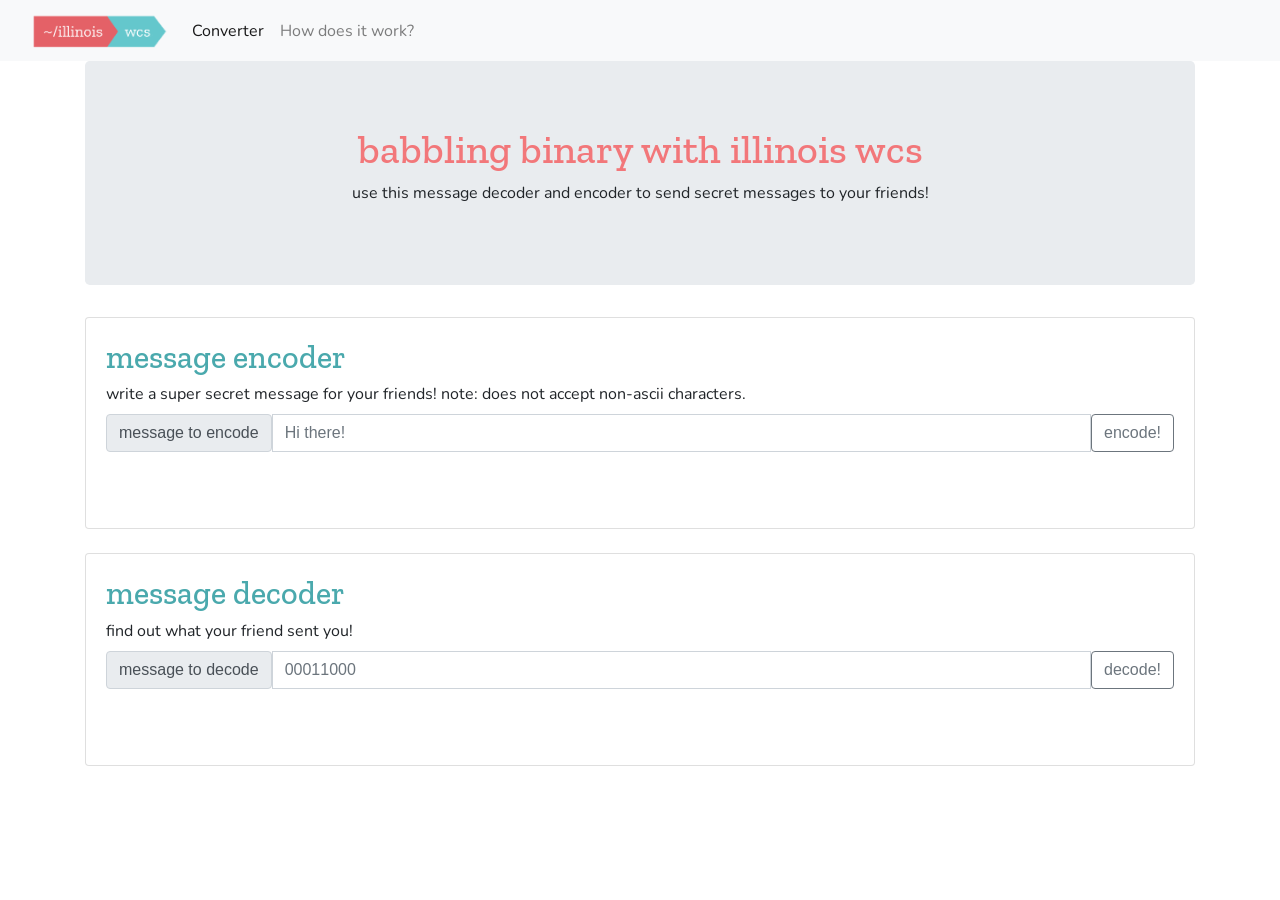
<file: index.html>
<!doctype html>
<html lang="en">

<head>
    <title>Babbling Binary with Illinois WCS</title>
    <meta name="description" content="Code secret messages using binary with WCS! Part of the WCS Outreach workshop at Sail 2021." />

    <link rel="stylesheet" href="https://stackpath.bootstrapcdn.com/bootstrap/4.5.2/css/bootstrap.min.css"
        integrity="sha384-JcKb8q3iqJ61gNV9KGb8thSsNjpSL0n8PARn9HuZOnIxN0hoP+VmmDGMN5t9UJ0Z" crossorigin="anonymous">
    <link href="https://fonts.googleapis.com/css2?family=Zilla+Slab&display=swap" rel="stylesheet">
    <link href="https://fonts.googleapis.com/css2?family=Nunito&display=swap" rel="stylesheet">
    <link rel="stylesheet" href="styles.css">
    <link rel='icon' href='assets/favicon.ico' type='image/x-icon'/>
</head>

<body>
    <nav class="navbar navbar-expand-lg navbar-light bg-light">
        <div class="container-fluid">
            <a class="navbar-brand" href="http://www.illinoiswcs.org"><img alt="Illinois WCS MBTI Board"
                    src="assets/logo.png" height=35></a>
            <button class="navbar-toggler" type="button" data-bs-toggle="collapse"
                data-bs-target="#navbarSupportedContent" aria-controls="navbarSupportedContent" aria-expanded="false"
                aria-label="Toggle navigation">
                <span class="navbar-toggler-icon"></span>
            </button>
            <div class="collapse navbar-collapse" id="navbarSupportedContent">
                <ul class="navbar-nav me-auto mb-2 mb-lg-0">
                    <li class="nav-item">
                        <a class="nav-link active" aria-current="page" href="#">Converter</a>
                    </li>
                    <li class="nav-item">
                        <a class="nav-link" href="background.html">How does it work?</a>
                    </li>
            </div>
        </div>
    </nav>

    <div class="container">
        <main role="main">
            <section class="jumbotron text-center">
                <div class="container">
                    <h1>babbling binary with illinois wcs</h1>
                    <p>use this message decoder and encoder to send secret messages to your friends!</p>
                </div>
            </section>
            <div class="card">
                <div class="card-body">
                    <h2 class="card-title">message encoder</h2>
                    <p class="card-subtitle mb-2">write a super secret message for your friends! note: does not accept non-ascii characters.</p>
                    <div class="input-group mb-3">
                        <span class="input-group-text" id="basic-addon1">message to encode</span>
                        <input type="text" class="form-control" placeholder="Hi there!" aria-label="encode"
                            aria-describedby="basic-addon1" id="encode-input">
                        <button class="btn btn-outline-secondary" type="button" id="encode-button">encode!</button>
                    </div>
                    <p class="text-break"><output id="encode-output"></output></p>
                </div>
            </div>
            <br>
            <div class="card">
                <div class="card-body">
                    <h2 class="card-title">message decoder</h2>
                    <p class="card-subtitle mb-2">find out what your friend sent you!</p>
                    <div class="input-group mb-3">
                        <span class="input-group-text" id="basic-addon1">message to decode</span>
                        <input type="text" class="form-control" placeholder="00011000" aria-label="decode"
                            aria-describedby="basic-addon1" id="decode-input">
                        <button class="btn btn-outline-secondary" type="button" id="decode-button">decode!</button>
                    </div>
                    <p class="text-break"><output id="decode-output"></output></p>
                </div>
            </div>
        </main>
    </div>
    <br>
    <script src="index.js"></script>
</body>
</file>
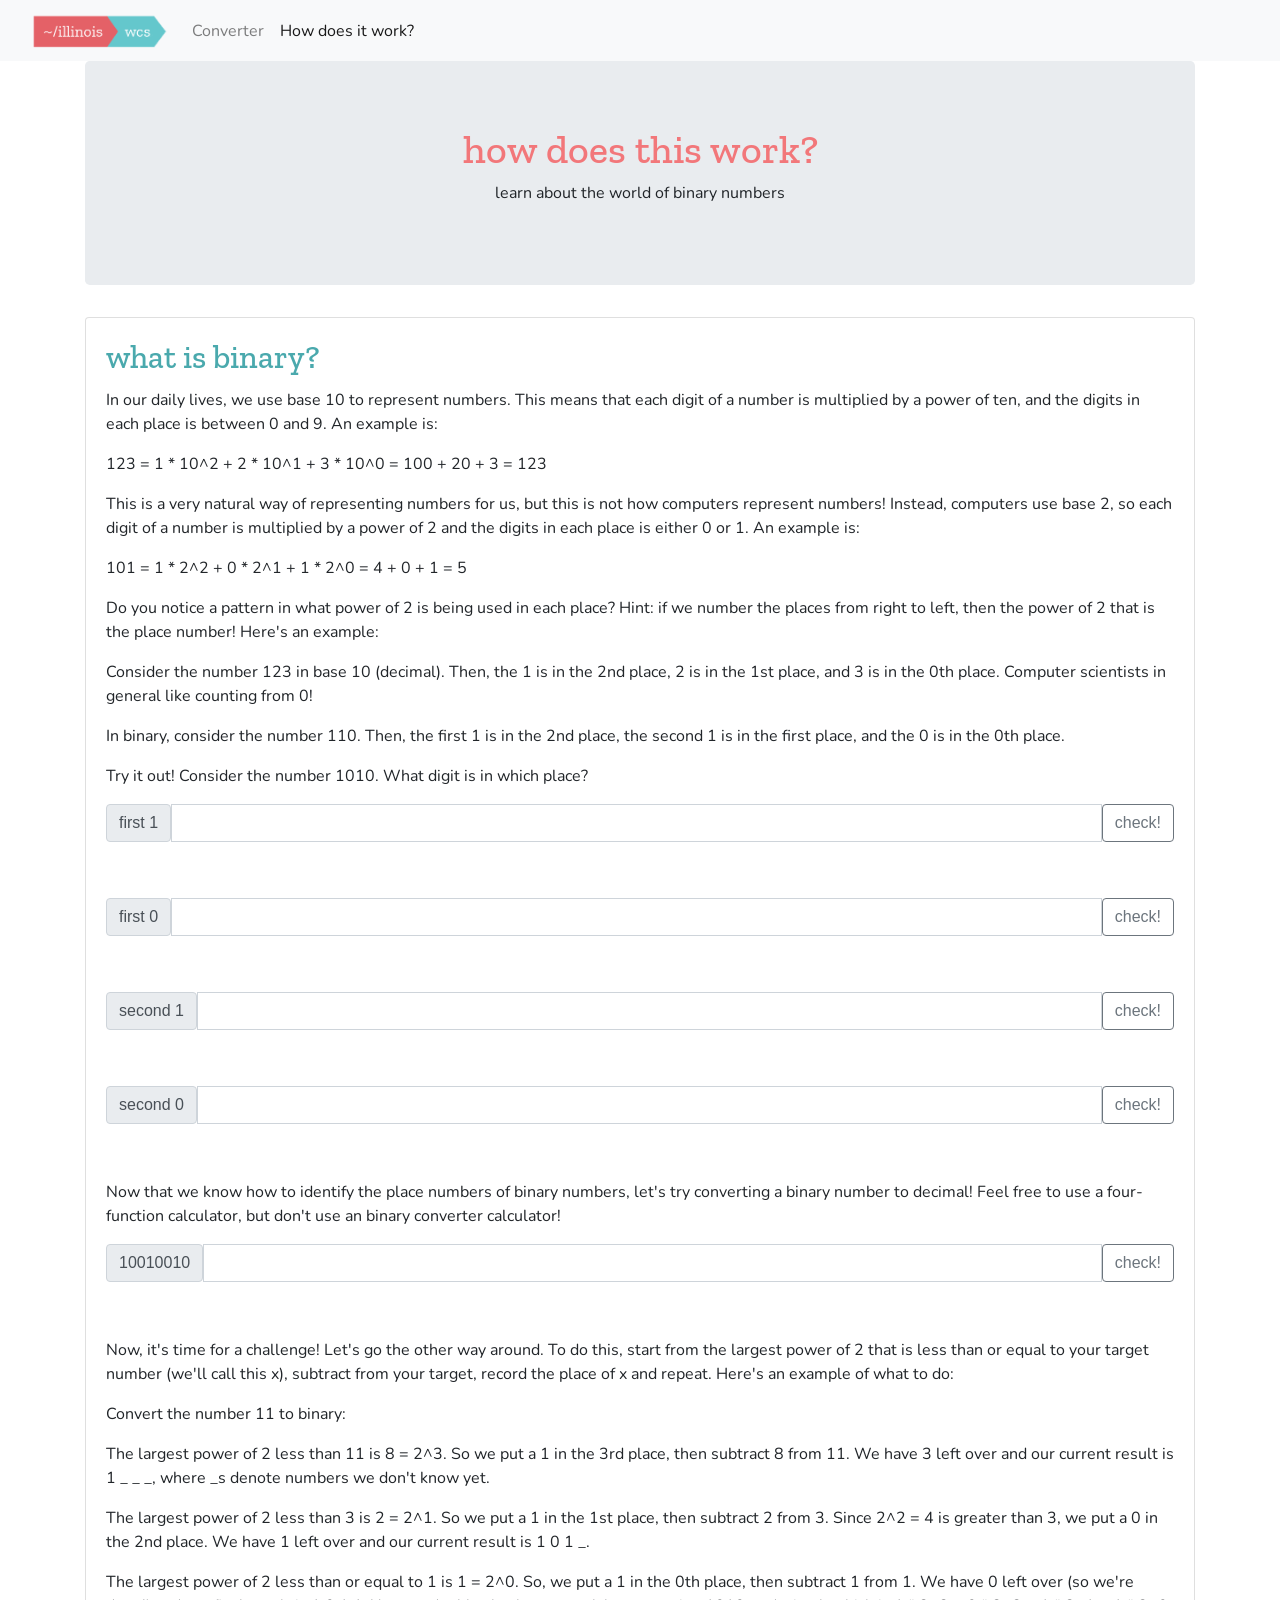
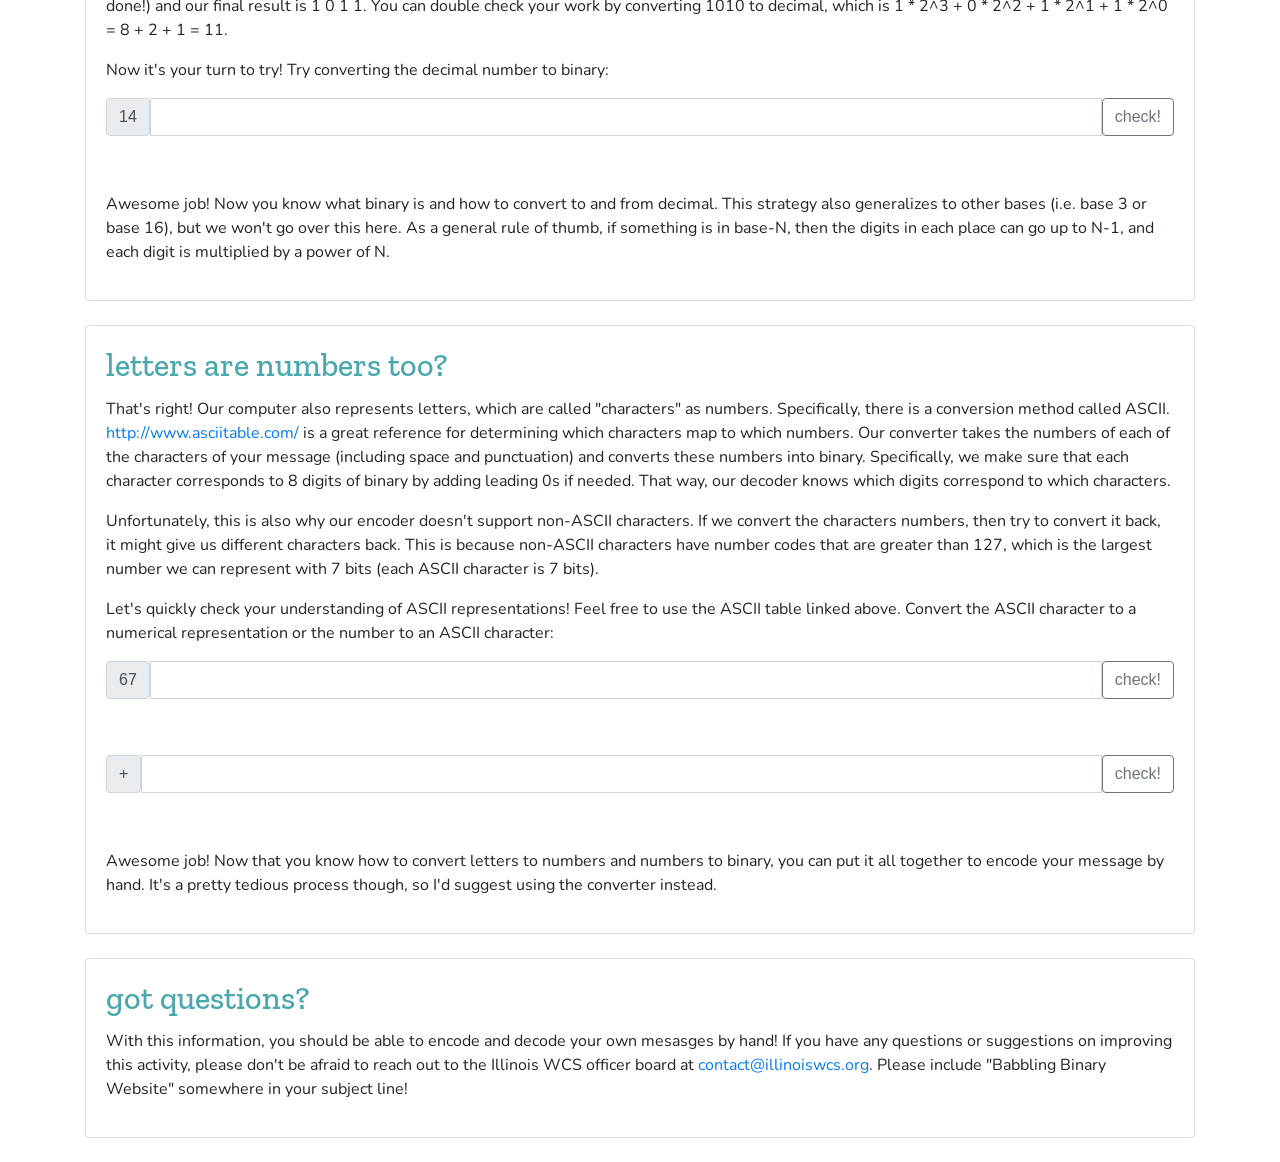
<file: background.html>
<!doctype html>
<html lang="en">

<head>
    <title>Babbling Binary with Illinois WCS</title>
    <meta name="description" content="Learn how binary works with WCS! Part of the WCS Outreach workshop at Sail 2021." />

    <link rel="stylesheet" href="https://stackpath.bootstrapcdn.com/bootstrap/4.5.2/css/bootstrap.min.css"
        integrity="sha384-JcKb8q3iqJ61gNV9KGb8thSsNjpSL0n8PARn9HuZOnIxN0hoP+VmmDGMN5t9UJ0Z" crossorigin="anonymous">
    <link href="https://fonts.googleapis.com/css2?family=Zilla+Slab&display=swap" rel="stylesheet">
    <link href="https://fonts.googleapis.com/css2?family=Nunito&display=swap" rel="stylesheet">
    <link rel="stylesheet" href="styles.css">
    <link rel='icon' href='assets/favicon.ico' type='image/x-icon' />
</head>

<body>
    <nav class="navbar navbar-expand-lg navbar-light bg-light">
        <div class="container-fluid">
            <a class="navbar-brand" href="http://www.illinoiswcs.org"><img alt="Illinois WCS MBTI Board"
                    src="assets/logo.png" height=35></a>
            <button class="navbar-toggler" type="button" data-bs-toggle="collapse"
                data-bs-target="#navbarSupportedContent" aria-controls="navbarSupportedContent" aria-expanded="false"
                aria-label="Toggle navigation">
                <span class="navbar-toggler-icon"></span>
            </button>
            <div class="collapse navbar-collapse" id="navbarSupportedContent">
                <ul class="navbar-nav me-auto mb-2 mb-lg-0">
                    <li class="nav-item">
                        <a class="nav-link" aria-current="page" href="index.html">Converter</a>
                    </li>
                    <li class="nav-item">
                        <a class="nav-link active" href="#">How does it work?</a>
                    </li>
            </div>
        </div>
    </nav>

    <div class="container">
        <main role="main">
            <section class="jumbotron text-center">
                <div class="container">
                    <h1>how does this work?</h1>
                    <p>learn about the world of binary numbers</p>
                </div>
            </section>
            <div class="card">
                <div class="card-body">
                    <h2 class="card-title">what is binary?</h2>
                    <p>
                        In our daily lives, we use base 10 to represent numbers. This means that each digit of a number is 
                        multiplied by a power of ten, and the digits in each place is between 0 and 9. An example is:
                    </p>
                    <p>
                        123 = 1 * 10^2 + 2 * 10^1 + 3 * 10^0 = 100 + 20 + 3 = 123
                    </p>
                    <p>
                        This is a very natural way of representing numbers for us, but this is not how computers represent 
                        numbers! Instead, computers use base 2, so each digit of a number is multiplied by a power of 2 
                        and the digits in each place is either 0 or 1. 
                        An example is:
                    </p>
                    <p>
                        101 = 1 * 2^2 + 0 * 2^1 + 1 * 2^0 = 4 + 0 + 1 = 5
                    </p>
                    <p>
                        Do you notice a pattern in what power of 2 is being used in each place? Hint: if we number the places 
                        from right to left, then the power of 2 that is the place number! Here's an example: 
                    </p>
                    <p>
                        Consider the number 123 in base 10 (decimal). Then, the 1 is in the 2nd place, 2 is in the 1st place, 
                        and 3 is in the 0th place. Computer scientists in general like counting from 0!
                    </p>
                    <p>
                        In binary, consider the number 110. Then, the first 1 is in the 2nd place, the second 1 is in the 
                        first place, and the 0 is in the 0th place. 
                    </p>
                    <p>
                        Try it out! Consider the number 1010. What digit is in which place? 
                    </p>
                    <div class="input-group mb-3">
                        <span class="input-group-text" id="basic-addon1">first 1</span>
                        <input type="text" class="form-control" placeholder="" aria-label="first_digit"
                            aria-describedby="basic-addon1" id="first-input">
                        <button class="btn btn-outline-secondary" type="button" id="first-check">check!</button>
                    </div>
                    <p><output id="first-output"></output></p>
                    <div class="input-group mb-3">
                        <span class="input-group-text" id="basic-addon1">first 0</span>
                        <input type="text" class="form-control" placeholder="" aria-label="second_digit"
                            aria-describedby="basic-addon1" id="second-input">
                        <button class="btn btn-outline-secondary" type="button" id="second-check">check!</button>
                    </div>
                    <p><output id="second-output"></output></p>
                    <div class="input-group mb-3">
                        <span class="input-group-text" id="basic-addon1">second 1</span>
                        <input type="text" class="form-control" placeholder="" aria-label="third_digit"
                            aria-describedby="basic-addon1" id="third-input">
                        <button class="btn btn-outline-secondary" type="button" id="third-check">check!</button>
                    </div>
                    <p><output id="third-output"></output></p>
                    <div class="input-group mb-3">
                        <span class="input-group-text" id="basic-addon1">second 0</span>
                        <input type="text" class="form-control" placeholder="" aria-label="fourth_digit"
                            aria-describedby="basic-addon1" id="fourth-input">
                        <button class="btn btn-outline-secondary" type="button" id="fourth-check">check!</button>
                    </div>
                    <p><output id="fourth-output"></output></p>
                    <p>
                        Now that we know how to identify the place numbers of binary numbers, let's try converting a 
                        binary number to decimal! Feel free to use a four-function calculator, but don't use an 
                        binary converter calculator!
                    </p>
                    <div class="input-group mb-3">
                        <span class="input-group-text" id="basic-addon1">10010010</span>
                        <input type="text" class="form-control" placeholder="" aria-label="to_decimal"
                            aria-describedby="basic-addon1" id="btd-input">
                        <button class="btn btn-outline-secondary" type="button" id="btd-check">check!</button>
                    </div>
                    <p><output id="btd-output"></output></p>
                    <p>
                        Now, it's time for a challenge! Let's go the other way around. To do this, start from the 
                        largest power of 2 that is less than or equal to your target number (we'll call this x), 
                        subtract from your target, record the place of x and repeat. Here's an example of what to do:
                    </p>
                    <p>
                        Convert the number 11 to binary:
                    </p>
                    <p>
                        The largest power of 2 less than 11 is 8 = 2^3. So we put a 1 in the 3rd place, then subtract 8 
                        from 11. We have 3 left over and our current result is 1 _ _ _, where _s denote numbers we don't 
                        know yet.
                    </p>
                    <p>
                        The largest power of 2 less than 3 is 2 = 2^1. So we put a 1 in the 1st place, then subtract 2 
                        from 3. Since 2^2 = 4 is greater than 3, we put a 0 in the 2nd place. We have 1 left over and our 
                        current result is 1 0 1 _. 
                    </p>
                    <p>
                        The largest power of 2 less than or equal to 1 is 1 = 2^0. So, we put a 1 in the 0th place, then 
                        subtract 1 from 1. We have 0 left over (so we're done!) and our final result is 1 0 1 1. You can 
                        double check your work by converting 1010 to decimal, which is 1 * 2^3 + 0 * 2^2 + 1 * 2^1 + 1 * 
                        2^0 = 8 + 2 + 1 = 11.
                    </p>
                    <p>
                        Now it's your turn to try! Try converting the decimal number to binary:
                    </p>
                    <div class="input-group mb-3">
                        <span class="input-group-text" id="basic-addon1">14</span>
                        <input type="text" class="form-control" placeholder="" aria-label="to_binary"
                            aria-describedby="basic-addon1" id="dtb-input">
                        <button class="btn btn-outline-secondary" type="button" id="dtb-check">check!</button>
                    </div>
                    <p><output id="dtb-output"></output></p>
                    <p>
                        Awesome job! Now you know what binary is and how to convert to and from decimal. This strategy also 
                        generalizes to other bases (i.e. base 3 or base 16), but we won't go over this 
                        here. As a general rule of thumb, if something is in base-N, then the digits in each place can go 
                        up to N-1, and each digit is multiplied by a power of N. 
                    </p>
                </div>
            </div>
            <br>
            <div class="card">
                <div class="card-body">
                    <h2 class="card-title">letters are numbers too?</h2>
                    <p>
                        That's right! Our computer also represents letters, which are called "characters" as numbers. Specifically, 
                        there is a conversion method called ASCII. <a href="http://www.asciitable.com/" target=_blank>
                        http://www.asciitable.com/</a> is a great reference for determining which characters map to which numbers. 
                        Our converter takes the numbers of each of the characters of your message (including space and punctuation) 
                        and converts these numbers into binary. Specifically, we make sure that each character corresponds to 8 digits 
                        of binary by adding leading 0s if needed. That way, our decoder knows which digits correspond to which 
                        characters. 
                    </p>
                    <p>
                        Unfortunately, this is also why our encoder doesn't support non-ASCII characters. If we convert the characters 
                        numbers, then try to convert it back, it might give us different characters back. This is because non-ASCII 
                        characters have number codes that are greater than 127, which is the largest number we can represent with 7 
                        bits (each ASCII character is 7 bits).
                    </p>
                    <p>
                        Let's quickly check your understanding of ASCII representations! Feel free to use the ASCII table linked above. 
                        Convert the ASCII character to a numerical representation or the number to an ASCII character:
                    </p>
                    <div class="input-group mb-3">
                        <span class="input-group-text" id="basic-addon1">67</span>
                        <input type="text" class="form-control" placeholder="" aria-label="to_ascii"
                            aria-describedby="basic-addon1" id="nta-input">
                        <button class="btn btn-outline-secondary" type="button" id="nta-check">check!</button>
                    </div>
                    <p><output id="nta-output"></output></p>
                    <div class="input-group mb-3">
                        <span class="input-group-text" id="basic-addon1">+</span>
                        <input type="text" class="form-control" placeholder="" aria-label="to_num"
                            aria-describedby="basic-addon1" id="atn-input">
                        <button class="btn btn-outline-secondary" type="button" id="atn-check">check!</button>
                    </div>
                    <p><output id="atn-output"></output></p>
                    <p>
                        Awesome job! Now that you know how to convert letters to numbers and numbers to binary, you can 
                        put it all together to encode your message by hand. It's a pretty tedious process though, so I'd suggest 
                        using the converter instead.
                    </p>
                </div>
            </div>
            <br>
            <div class="card">
                <div class="card-body">
                    <h2 class="card-title">got questions?</h2>
                    <p>
                        With this information, you should be able to encode and decode your own mesasges by hand! If you have any 
                        questions or suggestions on improving this activity, please don't be afraid to reach out to the Illinois WCS 
                        officer board at <a href="mailto:contact@illinoiswcs.org">contact@illinoiswcs.org</a>. Please include 
                        "Babbling Binary Website" somewhere in your subject line!
                    </p>
                </div>
            </div>
            <br>
        </main>
    </div>
    <script src="background.js"></script>
</body>
</file>
<file: styles.css>
h1 {
    font-family: 'Zilla Slab', serif;
    color: #f2777a;
}

h2 {
    font-family: 'Zilla Slab', serif;
    color: #4aa9ad;
}

h3 {
    font-family: 'Zilla Slab', serif;
}

h4 {
    font-family: 'Zilla Slab', serif;
    color: #f2777a;
}

h5 {
    font-family: 'Zilla Slab', serif;
    color: #4aa9ad;
}

p {
    font-family: 'Nunito', sans-serif;
}

a {
    font-family: 'Nunito', sans-serif;
}
</file>
